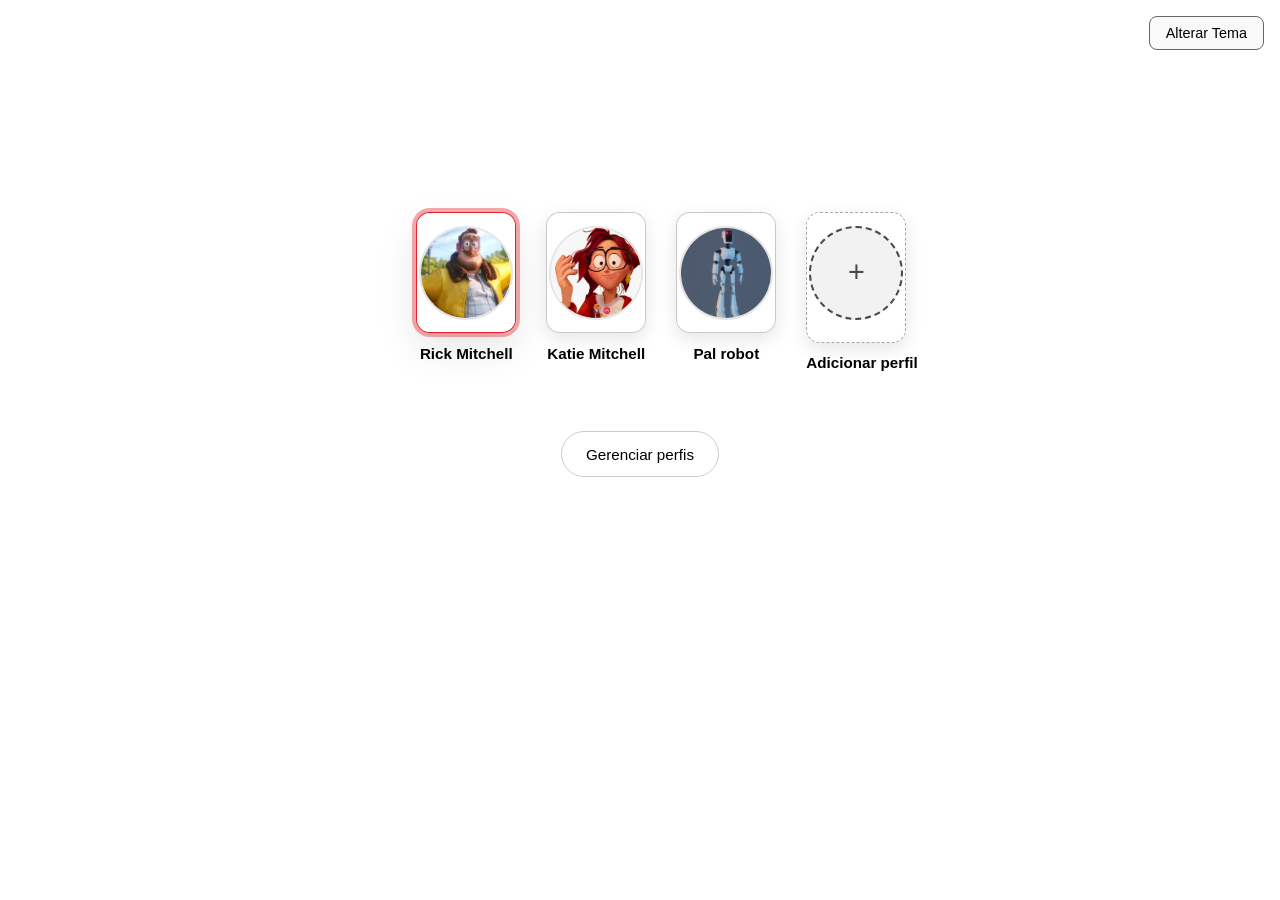
<file: index.html>
<!DOCTYPE html>
<html lang="pt-br">
<head>
    <meta charset="UTF-8">
    <meta name="viewport" content="width=device-width, initial-scale=1.0">
    <title>Netlura</title>
    <link rel="stylesheet" href="estilo.css">
</head>
<body>
    <header class="navbar" id="navbar">
        <div class="navbar-left">
            <a href="index.html" aria-label="Netflix">
        </div>
        <div class="navbar-right">
            <button id="theme-toggle" aria-label="Alternar tema">Alterar Tema</button>
        </div>
    </header>

    <main>
        <h1 class="main-title">Quem está assistindo?</h1>

        <section class="profiles" aria-label="Perfis de usuários">
            <ul class="profile-list">
                <li>
                    <a href="./catalogo/catalogo.html" class="perfil">
                        <article class="profile selected" aria-label="Perfil selecionado: Álvaro">
                            <figure>
                                <img src="assets/perfil-1.png" alt="Álvaro">
                            </figure>
                        </article>
                        <p class="profile-name">Rick Mitchell</p>
                    </a>
                </li>
                <li>
                    <a href="./catalogo/catalogo.html" class="perfil">
                        <article class="profile" aria-label="Perfil: Julia">
                            <figure>
                                <img src="assets/perfil-2.png" alt="Julia">
                            </figure>
                        </article>
                        <p class="profile-name">Katie Mitchell</p>
                    </a>
                </li>
                <li>
                    <a href="./catalogo/catalogo.html" class="perfil">
                        <article class="profile" aria-label="Perfil: Crianças">
                            <figure>
                                <img src="assets/perfil-3.png" alt="Crianças">
                            </figure>
                        </article>
                        <p class="profile-name">Pal robot</p>
                    </a>
                </li>
                <li>
                    <article class="profile add-profile" aria-label="Adicionar perfil">
                        <figure>
                            <div class="add-icon">+</div>
                        </figure>
                    </article>
                    <p class="profile-name">Adicionar perfil</p>
                </li>
            </ul>
        </section>

        <div class="manage-profiles">
            <button id="manage-profiles-btn" type="button">Gerenciar perfis</button>
        </div>
    </main>

    <div id="manage-profiles-overlay" class="manage-profiles-overlay">
        <div class="manage-card">
            <button id="close-manage-profiles" class="close-form" aria-label="Fechar">&times;</button>
            <h2>Gerenciar perfis</h2>
            <p>Remova perfis criados ou feche para voltar à seleção.</p>
            <ul id="manage-profile-list" class="manage-profile-list"></ul>
            <button id="done-managing" type="button" class="save-profile-btn">Concluído</button>
        </div>
    </div>

    <!-- Modal de criação de perfil -->
    <div id="profile-form-overlay" class="profile-form-overlay" style="display:none;">
        <div class="profile-form-card">
            <button id="close-profile-form" class="close-form" aria-label="Fechar">&times;</button>
            <h2>Criar novo perfil</h2>
            <p>Escolha um nome e um avatar</p>
            <label for="new-profile-name">Nome ou apelido</label>
            <input id="new-profile-name" type="text" placeholder="Digite seu nome" maxlength="15" autofocus>

            <div class="avatar-options" id="avatar-options">
                <button type="button" class="avatar-option selected" data-src="assets/perfil-1.png" title="Avatar 1">
                    <img src="assets/perfil-1.png" alt="Avatar 1">
                </button>
                <button type="button" class="avatar-option" data-src="assets/perfil-2.png" title="Avatar 2">
                    <img src="assets/perfil-2.png" alt="Avatar 2">
                </button>
                <button type="button" class="avatar-option" data-src="assets/perfil-3.png" title="Avatar 3">
                    <img src="assets/perfil-3.png" alt="Avatar 3">
                </button>
            </div>

            <button id="save-profile-btn" type="button" class="save-profile-btn">Criar perfil</button>
        </div>
    </div>
    <script src="js/index.js"></script>
    <script src="script.js"></script>
</body>
</html>
</file>
<file: estilo.css>
/* Netflix-like styles */

/* Define variáveis CSS para cores e sombras, facilitando manutenção e consistência */
:root {
  --bg: #ffffff; /* Fundo branco padrão */
  --bg-panel: #f9f9f9; /* Painéis cinza claro */
  --text: #000000; /* Texto preto */
  --text-muted: #666666; /* Texto secundário cinza */
  --red: #e50914; /* Cor vermelha característica da Netflix */
  --shadow: 0 16px 40px rgba(0,0,0,.1); /* Sombra suave */
}

/* Estilos para modo escuro */
.dark-mode {
  --bg: #141414; /* Cor de fundo principal (preto escuro) */
  --bg-panel: #181818; /* Cor de fundo para painéis (cinza escuro) */
  --text: #e5e5e5; /* Cor do texto principal (cinza claro) */
  --text-muted: #b3b3b3; /* Cor do texto secundário (cinza médio) */
  --red: #e50914; /* Mantém o vermelho */
  --shadow: 0 16px 40px rgba(0,0,0,.6); /* Sombra para elementos flutuantes */
}

.dark-mode body {
  background: radial-gradient(circle at top, #2a2a2a 0%, #0f0f0f 40%, var(--bg) 100%); /* Fundo gradiente radial escuro */
}

.dark-mode .profile {
  background: linear-gradient(180deg, rgba(255,255,255,.08), rgba(0,0,0,.35)); /* Fundo gradiente sutil */
  border-color: rgba(255,255,255,.12); /* Borda semi-transparente */
  box-shadow: 0 6px 18px rgba(0,0,0,.25); /* Sombra levemente mais profunda */
}

.dark-mode .profile.add-profile {
  border: 1px dashed rgba(255,255,255,.35); /* Borda tracejada para diferenciar ação */
}

.dark-mode .profile .add-icon {
  border-color: rgba(255,255,255,.6); /* Borda tracejada */
  color: rgba(255,255,255,.85); /* Cor do símbolo + */
}

.dark-mode .profile figure {
  background: rgba(0,0,0,.3); /* Fundo semi-transparente */
}

/* Reset básico: define box-sizing para incluir padding e border na largura/altura, e zera margens e paddings */
* { box-sizing: border-box; margin:0; padding:0; }

/* Define altura total para html e body para ocupar toda a tela */
html, body { height: 100%; }

/* Estilos para o body: altura mínima, fundo branco, cor do texto e fonte */
body {
  min-height: 100vh; /* Altura mínima de 100% da viewport */
  background: var(--bg); /* Fundo branco padrão */
  color: var(--text); /* Cor do texto */
  font-family: 'Helvetica Neue', Arial, sans-serif; /* Fonte sans-serif moderna */
}

/* Estilos para o main: largura máxima, centralização e padding */
main {
  max-width: 900px; /* Largura máxima do conteúdo */
  margin: 0 auto; /* Centraliza horizontalmente */
  padding: 9.5rem 1.25rem 2rem; /* Espaço extra para o cabeçalho fixo */
}

/* Estilos para o header h1: alinhamento, tamanho da fonte, espaçamento e margem */
header h1 {
  text-align: center; /* Alinha o texto ao centro */
  font-size: clamp(1.8rem, 3vw, 2.8rem); /* Tamanho da fonte responsivo */
  letter-spacing: 1px; /* Espaçamento entre letras */
  margin-bottom: 2rem; /* Margem para deixar espaço até os perfis */
  margin-top: 4rem; /* Maior distância do topo para centralização visual */
}

/* Estilos para o header */
.navbar {
  position: fixed;
  top: 0;
  width: 100%;
  display: flex;
  justify-content: space-between;
  align-items: center;
  gap: 20px;
  padding: 0 4%;
  height: 70px;
  z-index: 1000;
  background-color: var(--dark-bg);
}

.navbar-left,
.navbar-right {
  display: flex;
  align-items: center;
  gap: 20px;
}

.logo {
  width: 92px;
  cursor: pointer;
}

#theme-toggle {
  background: var(--bg-panel);
  border: 1px solid var(--text-muted);
  border-radius: 8px;
  padding: 0.45rem 0.9rem;
  font-size: 0.9rem;
  cursor: pointer;
  color: var(--text);
}

.main-title {
  margin-top: 4rem; /* espaço abaixo do header */
  text-align: center;
  font-size: clamp(1.8rem, 3vw, 2.8rem);
  color: var(--text);
}

/* Estilos para o botão de alternância de tema */
#theme-toggle {
  position: fixed; /* Fixo na tela */
  top: 1rem; /* Distância do topo */
  right: 1rem; /* Distância da direita */
  background: var(--bg-panel); /* Fundo do painel */
  border: 1px solid var(--text-muted); /* Borda sutil */
  border-radius: 8px; /* Cantos arredondados */
  padding: 0.5rem 1rem; /* Padding interno */
  font-size: 0.9rem; /* Tamanho da fonte */
  cursor: pointer; /* Cursor de ponteiro */
  color: var(--text); /* Cor do texto */
  z-index: 1000; /* Garante que fique acima de outros elementos */
  transition: background 0.3s ease, border-color 0.3s ease; /* Transições suaves */
}

#theme-toggle:hover {
  background: var(--red); /* Fundo vermelho no hover */
  color: white; /* Texto branco */
  border-color: var(--red); /* Borda vermelha */
}

/* Estilos para .profiles: layout em linha horizontal */
.profiles {
  display: flex; /* Exibe em linha */
  flex-direction: row; /* Exibe em linha para desktop e mobile */
  flex-wrap: nowrap; /* Não quebra linha para manter scroll horizontal */
  gap: 3.5rem; /* Espaço maior visível entre cards */
  padding: 0.8rem; /* Padding interno para respiração */
  overflow-x: auto; /* Ativa scroll horizontal se necessário */
  -webkit-overflow-scrolling: touch; /* Scroll suave em iOS */
  scroll-snap-type: x proximity; /* Snap no eixo x */
  justify-content: center; /* Centraliza cards */
}

.profiles h1 {
  margin-top: calc(65vh - 4rem); /* Empurra o título mais para baixo para centralização inferior */
}

.profile-list li {
  flex: 0 0 auto; /* Cada item mantém sua largura e não encolhe */
  scroll-snap-align: start; /* Snap no início do item */
  padding: 0; /* Sem padding extra para simplicidade */
}

/* Remove bullets e padding default da lista e exibe cards em linha */
.profile-list {
  list-style: none; /* Sem bullets */
  margin: 0;
  padding: 0;
  display: flex; /* Items lado a lado */
  flex-direction: row;
  align-items: center;
  justify-content: center;
  gap: 3.5rem; /* Espaço entre cards internos */
  flex-wrap: nowrap;
}

.profile-list a,
.profile-list a:visited {
  color: inherit;
  text-decoration: none;
}

/* Estilos para .profile: fundo, borda, raio, overflow, sombra e transição */
.profile {
  background: var(--bg-panel); /* Fundo do painel */
  border: 1px solid rgba(0,0,0,.2); /* Borda sutil */
  border-radius: 14px; /* Raio da borda para cantos arredondados */
  overflow: hidden; /* Esconde conteúdo que ultrapassa */
  box-shadow: 0 6px 18px rgba(0,0,0,.1); /* Sombra suave */
  transition: transform .25s ease, border-color .25s ease, box-shadow .25s ease; /* Transições suaves */
  width: 100px; /* largura menor do card */
  min-width: 100px;
  max-width: 100px;
  flex: 0 0 100px; /* mantém sempre o mesmo tamanho em linhas */
  display: flex; /* Flex para organizar figure e figcaption */
  flex-direction: column; /* Direção vertical */
  align-items: center; /* Centraliza itens horizontalmente */
}

.profile-list li {
  flex: 0 0 120px; /* evita cards maiores em telas grandes */
}


.profile.selected {
  box-shadow: 0 0 0 4px rgba(229,9,20,.45), 0 10px 30px rgba(0,0,0,.35); /* Contorno vermelho + sombra maior */
  border-color: rgba(229,9,20,.9); /* Borda vermelha mais forte */
}


/* Estilos para .profile no hover: transformação e mudança de cor da borda */
.profile:hover {
  transform: translateY(-4px) scale(1.02); /* Levanta e aumenta ligeiramente */
  border-color: rgba(229,9,20,.8); /* Muda cor da borda para vermelho */
}

/* Estilo do perfil selecionado */
.profile.selected {
  box-shadow: 0 0 0 4px rgba(229,9,20,.35), var(--shadow); /* Contorno vermelho ao redor do cartão selecionado */
  border-color: rgba(229,9,20,.9); /* Borda vermelha mais forte */
}

/* Estilos para perfil de adição */
.profile.add-profile {
  border: 1px dashed rgba(0,0,0,.35); /* Borda tracejada para diferenciar ação em light mode */
  background: #ffffff; /* Fundo branco sólido */
}
.profile.add-profile figure {
  justify-content: center; /* Centraliza o ícone de adicionar */
}
.profile .add-icon {
  width: 60px; /* Largura reduzida do ícone */
  height: 60px; /* Altura reduzida do ícone */
  border-radius: 50%; /* Círculo */
  border: 2px dashed rgba(0,0,0,.7); /* Borda escura para ficar visível no light mode */
  color: rgba(0,0,0,.7); /* Cor do símbolo + para ficar visível no white mode */
  background: #f2f2f2; /* fundo leve para contraste no modo claro */
  display: grid; /* Usa grid para centralização */
  place-items: center; /* Centraliza vertical e horizontalmente */
  font-size: 1.8rem; /* Tamanho do símbolo + */
  margin-bottom: .6rem;
}

.dark-mode .profile.add-profile {
  border: 1px dashed rgba(255,255,255,.5); /* Borda clara para contraste */
  background: rgba(0,0,0,.25); /* Fundo escuro leve */
}

.dark-mode .profile .add-icon {
  border: 2px dashed rgba(255,255,255,.8); /* Borda clara no ícone */
  color: #ffffff; /* ícone branco no tema escuro */
  background: rgba(255,255,255,.1); /* fundo translúcido */
}

/* Estilos para .profile figure: margem, padding, display flex, direção, alinhamento e fundo */
.profile figure {
  margin: 0; /* Remove margem */
  padding: 0.8rem; /* Padding reduzido para cards mais compactos */
  display: flex; /* Usa flexbox */
  align-items: center; /* Alinha itens ao centro horizontalmente */
  justify-content: center; /* Alinha itens ao centro verticalmente */
  background: var(--bg); /* Fundo variável */
}

.profile img {
  width: 96px; /* Maior para alta resolução */
  height: 96px; /* Maior para alta resolução */
  border-radius: 50%; /* Forma circular */
  object-fit: cover; /* Ajusta imagem sem distorcer */
  object-position: center 15%; /* Posiciona imagem focando mais no rosto */
  border: 2px solid rgba(0,0,0,.1); /* Borda leve */
  image-rendering: auto; /* Mantém nitidez */
}

/* Estilos para .profile figcaption: alinhamento, margem, peso da fonte e cor */
.profile-name {
  margin: 0.7rem 0 0.2rem; /* Distância entre card e nome */
  font-weight: 600; /* Peso da fonte (semi-negrito) */
  color: var(--text); /* Cor do texto */
  font-size: 0.95rem; /* Texto um pouco menor para proporcionalidade */
  text-align: center; /* Alinha nome ao centro */
}

.manage-profiles {
  display: flex;
  justify-content: center;
  margin: 1.5rem 0 0;
}

.manage-profiles button {
  background: transparent;
  color: var(--text);
  border: 1px solid rgba(0,0,0,.2);
  border-radius: 999px;
  padding: 0.85rem 1.5rem;
  font-size: 0.95rem;
  cursor: pointer;
  transition: background .2s ease, border-color .2s ease;
}

.manage-profiles button:hover {
  background: rgba(229,9,20,.08);
  border-color: rgba(229,9,20,.7);
}

.dark-mode .manage-profiles button {
  border-color: rgba(255,255,255,.25);
  color: var(--text);
}

.dark-mode .manage-profiles button:hover {
  background: rgba(255,255,255,.08);
}

.manage-profiles-overlay {
  position: fixed;
  inset: 0;
  display: none;
  background: rgba(0,0,0,.55);
  justify-content: center;
  align-items: center;
  padding: 1rem;
  z-index: 1100;
}

.manage-profiles-overlay.active {
  display: flex;
}

.manage-card {
  width: min(560px, 100%);
  background: var(--bg-panel);
  border-radius: 20px;
  box-shadow: var(--shadow);
  padding: 1.75rem;
  position: relative;
}

.manage-card h2 {
  margin-bottom: 0.25rem;
}

.manage-card p {
  color: var(--text-muted);
  margin-bottom: 1.25rem;
}

.manage-profile-list {
  list-style: none;
  margin: 0;
  padding: 0;
  display: grid;
  gap: 0.75rem;
  max-height: 360px;
  overflow-y: auto;
}

.manage-item {
  display: flex;
  align-items: center;
  justify-content: space-between;
  gap: 1rem;
  background: var(--bg);
  border: 1px solid rgba(0,0,0,.1);
  border-radius: 14px;
  padding: 0.8rem 1rem;
}

.manage-item-info {
  display: flex;
  align-items: center;
  gap: 0.8rem;
}

.manage-item-info img {
  width: 48px;
  height: 48px;
  border-radius: 12px;
  object-fit: cover;
}

.delete-profile-btn {
  background: transparent;
  border: 1px solid rgba(229,9,20,.8);
  color: var(--red);
  border-radius: 999px;
  padding: 0.55rem 1rem;
  cursor: pointer;
}

.delete-profile-btn:disabled {
  opacity: 0.4;
  cursor: not-allowed;
}

/* Estilos para .profile figcaption: alinhamento, margem, peso da fonte e cor */
.profile figcaption {
  text-align: center; /* Alinha texto ao centro */
  margin: 0.9rem 0 0.7rem; /* Margem reduzida para cards compactos */
  font-weight: 600; /* Peso da fonte (semi-negrito) */
  color: var(--text); /* Cor do texto */
  font-size: 0.95rem; /* Texto um pouco menor para proporcionalidade */
}

/* Responsividade */
@media (max-width: 900px) {
  main {
    padding: 4.5rem 1rem 1.5rem; /* Menos padding lateral em tablets */
  }

  header h1 {
    margin-bottom: 2.5rem; /* respiro adequado em tablet */
  }

  .profiles {
    flex-direction: column; /* Lista vertical em telas menores */
    gap: 1.4rem; /* gap entre grupos */
    max-width: 100%;
    margin: 0 auto;
    overflow-x: hidden; /* não precisa scroll horizontal */
  }

  .profile-list {
    flex-direction: column; /* lista vertical */
    gap: 1.2rem;
    width: 100%;
    align-items: center;
  }

  .profile-list li {
    flex: 0 0 auto;
    width: 100%;
    max-width: 180px;
    display: flex;
    justify-content: center;
    margin: 0 auto;
  }

  .profile img,
  .profile .add-icon {
    width: 80px;
    height: 80px;
  }

  .profile figcaption {
    margin: 0.8rem 0 0.6rem;
    font-size: .9rem;
  }
}

@media (max-width: 600px) {
  body {
    font-size: 0.95rem; /* Texto leve menor em celulares */
  }

  main {
    padding: 2.5rem .8rem 1.2rem;
  }

  header {
    padding: 0.8rem .8rem 0.4rem;
  }

  .brand-logo {
    max-width: 90px; /* logo menor em mobile */
  }

  #theme-toggle {
    font-size: 0.8rem;
    padding: 0.4rem 0.7rem;
  }

  .main-title {
    margin-top: 3rem;
    font-size: 1.8rem;
  }

  .profiles {
    flex-direction: column;
    gap: 1rem;
    align-items: center;
  }

  .profile-list {
    flex-direction: column;
    gap: 1rem;
    width: 100%;
    align-items: center;
  }

  .profile-list li {
    width: 100%;
    display: flex;
    flex-direction: column;
    align-items: center;
    justify-content: center;
    gap: 0.6rem;
    margin: 0 auto;
  }

  .profile img,
  .profile .add-icon {
    width: 72px;
    height: 72px;
  }

  .profile-name {
    font-size: 0.84rem;
  }

  header h1 {
    font-size: 1.9rem;
    margin-bottom: 2rem;
  }

  .profiles {
    flex-direction: column; /* Mantém vertical em mobile */
    gap: 1rem; /* gap um pouco menor em mobile */
    max-width: 400px; /* Limita largura */
    margin: 0 auto;
  }

  .profile {
    border-radius: 12px;
  }

  .profile img,
  .profile .add-icon {
    width: 70px;
    height: 70px;
  }

  .profile figcaption {
    margin: 0.7rem 0 0.5rem;
    font-size: .85rem;
  }
}

/* Modal styles */
.modal {
  position: fixed;
  z-index: 1;
  left: 0;
  top: 0;
  width: 100%;
  height: 100%;
  overflow: auto;
  background-color: rgba(0,0,0,0.5);
}

.modal-content {
  background-color: var(--bg-panel);
  margin: 15% auto;
  padding: 20px;
  border: 1px solid #888;
  width: 80%;
  max-width: 400px;
  text-align: center;
  border-radius: 10px;
}

.close {
  color: #aaa;
  float: right;
  font-size: 28px;
  font-weight: bold;
  cursor: pointer;
}

.close:hover,
.close:focus {
  color: black;
  text-decoration: none;
}

#modal-img {
  width: 150px;
  height: 150px;
  border-radius: 50%;
  object-fit: cover;
}

.profile-form-overlay {
  position: fixed;
  inset: 0;
  width: 100%;
  height: 100%;
  background-color: rgba(0,0,0,0.7);
  display: none;
  align-items: center;
  justify-content: center;
  z-index: 200;
}

.profile-form-overlay.active {
  display: flex;
}

.profile-form-card {
  width: min(92%, 430px);
  background: var(--bg-panel);
  border-radius: 12px;
  padding: 1.4rem 1rem 1.2rem;
  box-shadow: 0 8px 24px rgba(0,0,0,.35);
  position: relative;
}
  font-size: 1.5rem;
  cursor: pointer;
}

.profile-form-card h2 {
  margin: 0 0 0.2rem;
}

.profile-form-card p {
  margin: 0 0 0.8rem;
  color: var(--text-muted);
  font-size: .95rem;
}

.profile-form-card label {
  font-size: .9rem;
  color: var(--text-muted);
  margin: 0.4rem 0 0.25rem;
  display: block;
}

.profile-form-card input {
  width: 100%;
  padding: 0.5rem 0.7rem;
  margin-bottom: 1rem;
  border: 1px solid rgba(0,0,0,.2);
  border-radius: 8px;
  outline: none;
}

.avatar-options {
  display: flex;
  gap: 0.7rem;
  margin-bottom: 1rem;
}

.avatar-option {
  border: 2px solid transparent;
  border-radius: 50%;
  width: 58px;
  height: 58px;
  background: var(--bg);
  display: flex;
  align-items: center;
  justify-content: center;
  cursor: pointer;
}

.avatar-option.selected {
  border-color: #e50914;
}

.avatar-option img {
  width: 52px;
  height: 52px;
  border-radius: 50%;
  object-fit: cover;
}

.save-profile-btn {
  width: 100%;
  background:#e50914;
  color: #fff;
  border: 0;
  padding: .65rem;
  border-radius: 8px;
  cursor: pointer;
  font-weight: 600;
}

@media (min-width: 900px) {
  main {
    padding: 4rem 2rem 2rem; /* mais espaço lateral em desktop */
  }

  .profiles {
    flex-direction: row; /* Muda para horizontal em desktop */
    flex-wrap: nowrap; /* sem quebra de linha */
    overflow-x: auto; /* scroll horizontal se necessário */
    gap: 1.6rem; /* espaço maior entre cards horizontais */
    scroll-snap-type: x proximity; /* snap no eixo x */
    max-width: none; /* remove limite de largura */
    width: min(100%, 620px); /* mantem linha centralizada com limite agradável */
    margin: 0 auto;
  }

  .profile-list li {
    flex: 0 0 auto;
    scroll-snap-align: start;
  }

  .profile img,
  .profile .add-icon {
    width: 88px;
    height: 88px;
  }

  .profile figcaption {
    font-size: 0.95rem;
  }
}

@media (min-width: 1200px) {
  main {
    max-width: 1000px; /* container ligeiramente maior */
  }

  .profiles {
    display: flex; /* mantém flex horizontal */
    gap: 1.5rem; /* espaço um pouco maior */
  }

  .profile img,
  .profile .add-icon {
    width: 94px;
    height: 94px;
  }

  .profile:hover {
    transform: translateY(-3px) scale(1.02); /* hover suave */
  }

  /* Tira o sublinhado de todos os links de perfil */
.perfil {
    text-decoration: none;
    color: inherit; /* Mantém a cor original do texto */
}

/* Garante que o nome do perfil não tenha sublinhado */
.profile-name {
    text-decoration: none;
}

body {
    overflow-x: hidden; /* Esconde a barra de rolagem horizontal */
}

.profile-list {
    display: flex;            /* Ativa o modo "lado a lado" */
    flex-direction: row;      /* Garante que fiquem em linha */
    justify-content: center;  /* Centraliza o grupo de perfis na tela */
    align-items: flex-start;  /* Alinha todos pelo topo */
    gap: 30px;                /* Cria um espaço entre um perfil e outro */
    list-style: none;         /* Tira as bolinhas da lista */
    padding: 0;               /* Remove recuos automáticos */
    margin: 20px 0;           /* Dá um espaço em cima e embaixo da lista */
}

/* Garante que cada item da lista não ocupe a largura toda */
.profile-list li {
    display: inline-block;
}

.main-title {
    text-decoration: none; /* Garante que não tenha sublinhado */
    border: none;          /* Remove qualquer borda que pareça linha */
    text-align: center;    /* Mantém centralizado */
    margin-top: 50px;      /* Espaço legal do topo */
    font-size: 3.5rem;     /* Tamanho de destaque */
    color: white;          /* Cor branca clássica */
}

/* Se o h1 estiver dentro de um link, isso aqui mata a linha: */
a {
    text-decoration: none !important; 
}

}
</file>
